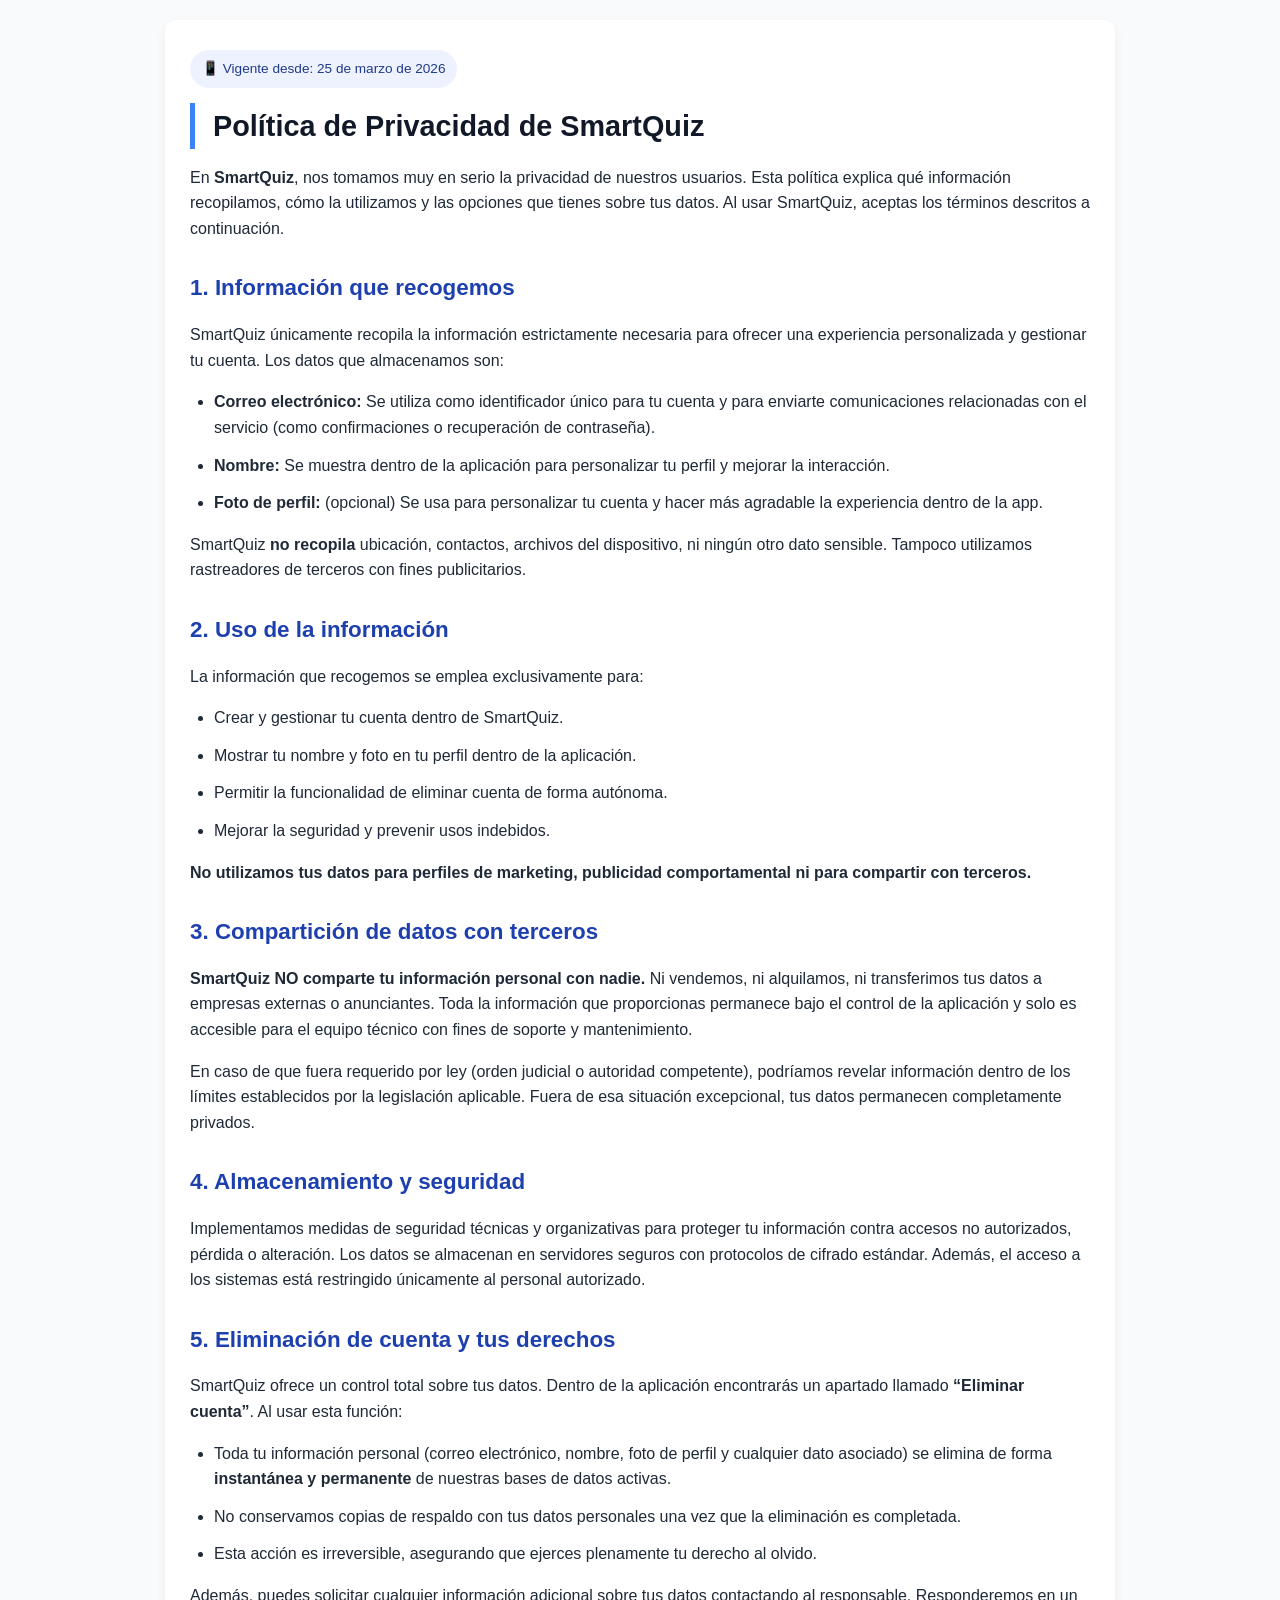
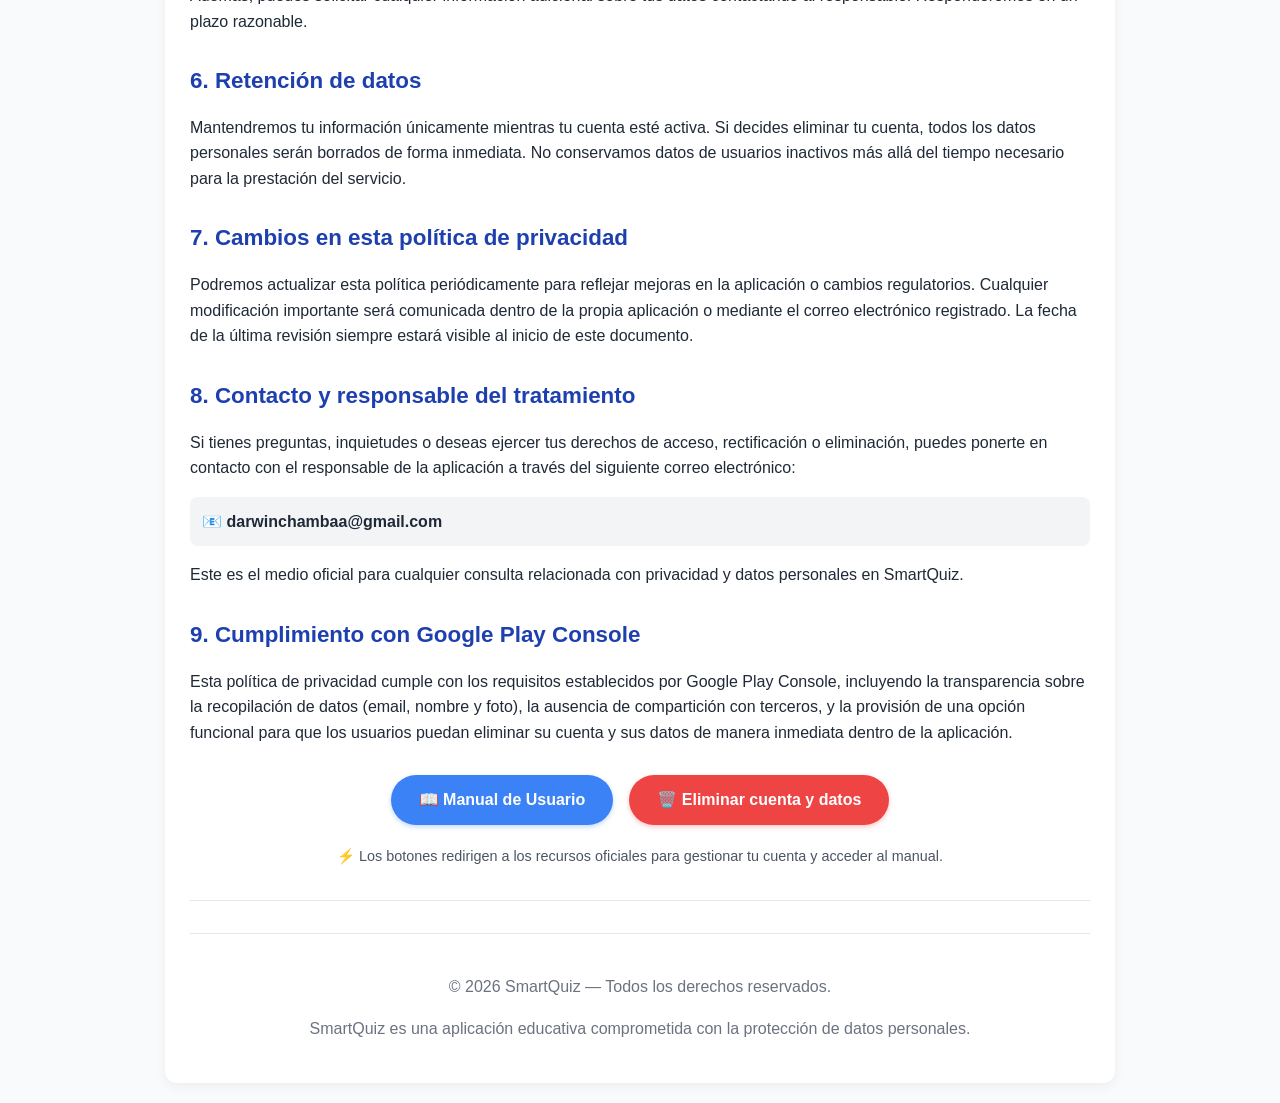
<file: index.html>
<!DOCTYPE html>
<html lang="es">
<head>
    <meta charset="UTF-8">
    <meta name="viewport" content="width=device-width, initial-scale=1.0, user-scalable=yes">
    <title>Políticas de Privacidad - SmartQuiz</title>
    <link rel="stylesheet" href="./style/style_index.css">
</head>
<body>
<div class="container">
    <div class="badge">📱 Vigente desde: 25 de marzo de 2026</div>
    <h1>Política de Privacidad de SmartQuiz</h1>
    <p>En <strong>SmartQuiz</strong>, nos tomamos muy en serio la privacidad de nuestros usuarios. Esta política explica qué información recopilamos, cómo la utilizamos y las opciones que tienes sobre tus datos. Al usar SmartQuiz, aceptas los términos descritos a continuación.</p>

    <h2>1. Información que recogemos</h2>
    <p>SmartQuiz únicamente recopila la información estrictamente necesaria para ofrecer una experiencia personalizada y gestionar tu cuenta. Los datos que almacenamos son:</p>
    <ul>
        <li><strong>Correo electrónico:</strong> Se utiliza como identificador único para tu cuenta y para enviarte comunicaciones relacionadas con el servicio (como confirmaciones o recuperación de contraseña).</li>
        <li><strong>Nombre:</strong> Se muestra dentro de la aplicación para personalizar tu perfil y mejorar la interacción.</li>
        <li><strong>Foto de perfil:</strong> (opcional) Se usa para personalizar tu cuenta y hacer más agradable la experiencia dentro de la app.</li>
    </ul>
    <p>SmartQuiz <strong>no recopila</strong> ubicación, contactos, archivos del dispositivo, ni ningún otro dato sensible. Tampoco utilizamos rastreadores de terceros con fines publicitarios.</p>

    <h2>2. Uso de la información</h2>
    <p>La información que recogemos se emplea exclusivamente para:</p>
    <ul>
        <li>Crear y gestionar tu cuenta dentro de SmartQuiz.</li>
        <li>Mostrar tu nombre y foto en tu perfil dentro de la aplicación.</li>
        <li>Permitir la funcionalidad de eliminar cuenta de forma autónoma.</li>
        <li>Mejorar la seguridad y prevenir usos indebidos.</li>
    </ul>
    <p><strong>No utilizamos tus datos para perfiles de marketing, publicidad comportamental ni para compartir con terceros.</strong></p>

    <h2>3. Compartición de datos con terceros</h2>
    <p><strong>SmartQuiz NO comparte tu información personal con nadie.</strong> Ni vendemos, ni alquilamos, ni transferimos tus datos a empresas externas o anunciantes. Toda la información que proporcionas permanece bajo el control de la aplicación y solo es accesible para el equipo técnico con fines de soporte y mantenimiento.</p>
    <p>En caso de que fuera requerido por ley (orden judicial o autoridad competente), podríamos revelar información dentro de los límites establecidos por la legislación aplicable. Fuera de esa situación excepcional, tus datos permanecen completamente privados.</p>

    <h2>4. Almacenamiento y seguridad</h2>
    <p>Implementamos medidas de seguridad técnicas y organizativas para proteger tu información contra accesos no autorizados, pérdida o alteración. Los datos se almacenan en servidores seguros con protocolos de cifrado estándar. Además, el acceso a los sistemas está restringido únicamente al personal autorizado.</p>

    <h2>5. Eliminación de cuenta y tus derechos</h2>
    <p>SmartQuiz ofrece un control total sobre tus datos. Dentro de la aplicación encontrarás un apartado llamado <strong>“Eliminar cuenta”</strong>. Al usar esta función:</p>
    <ul>
        <li>Toda tu información personal (correo electrónico, nombre, foto de perfil y cualquier dato asociado) se elimina de forma <strong>instantánea y permanente</strong> de nuestras bases de datos activas.</li>
        <li>No conservamos copias de respaldo con tus datos personales una vez que la eliminación es completada.</li>
        <li>Esta acción es irreversible, asegurando que ejerces plenamente tu derecho al olvido.</li>
    </ul>
    <p>Además, puedes solicitar cualquier información adicional sobre tus datos contactando al responsable. Responderemos en un plazo razonable.</p>

    <h2>6. Retención de datos</h2>
    <p>Mantendremos tu información únicamente mientras tu cuenta esté activa. Si decides eliminar tu cuenta, todos los datos personales serán borrados de forma inmediata. No conservamos datos de usuarios inactivos más allá del tiempo necesario para la prestación del servicio.</p>

    <h2>7. Cambios en esta política de privacidad</h2>
    <p>Podremos actualizar esta política periódicamente para reflejar mejoras en la aplicación o cambios regulatorios. Cualquier modificación importante será comunicada dentro de la propia aplicación o mediante el correo electrónico registrado. La fecha de la última revisión siempre estará visible al inicio de este documento.</p>

    <h2>8. Contacto y responsable del tratamiento</h2>
    <p>Si tienes preguntas, inquietudes o deseas ejercer tus derechos de acceso, rectificación o eliminación, puedes ponerte en contacto con el responsable de la aplicación a través del siguiente correo electrónico:</p>
    <p style="background: #f3f4f6; padding: 12px; border-radius: 8px; font-weight: 500;">
        📧 <strong>darwinchambaa@gmail.com</strong>
    </p>
    <p>Este es el medio oficial para cualquier consulta relacionada con privacidad y datos personales en SmartQuiz.</p>

    <h2>9. Cumplimiento con Google Play Console</h2>
    <p>Esta política de privacidad cumple con los requisitos establecidos por Google Play Console, incluyendo la transparencia sobre la recopilación de datos (email, nombre y foto), la ausencia de compartición con terceros, y la provisión de una opción funcional para que los usuarios puedan eliminar su cuenta y sus datos de manera inmediata dentro de la aplicación.</p>

    <!-- SECCIÓN DE BOTONES SOLICITADA POR GOOGLE PLAY CONSOLE -->
    <div class="buttons-section">
        <a href="manual.html" class="btn btn-manual" id="manualUserBtn">📖 Manual de Usuario</a>
        <a href="eliminaCuenta.html" class="btn btn-delete" id="deleteAccountBtn">🗑️ Eliminar cuenta y datos</a>
    </div>
    <div class="info-buttons">
        ⚡ Los botones redirigen a los recursos oficiales para gestionar tu cuenta y acceder al manual.
    </div>

    <hr />

    <div class="footer">
        <p>© 2026 SmartQuiz — Todos los derechos reservados.</p>
        <p>SmartQuiz es una aplicación educativa comprometida con la protección de datos personales.</p>
    </div>
</div>

</body>
</html>
</file>
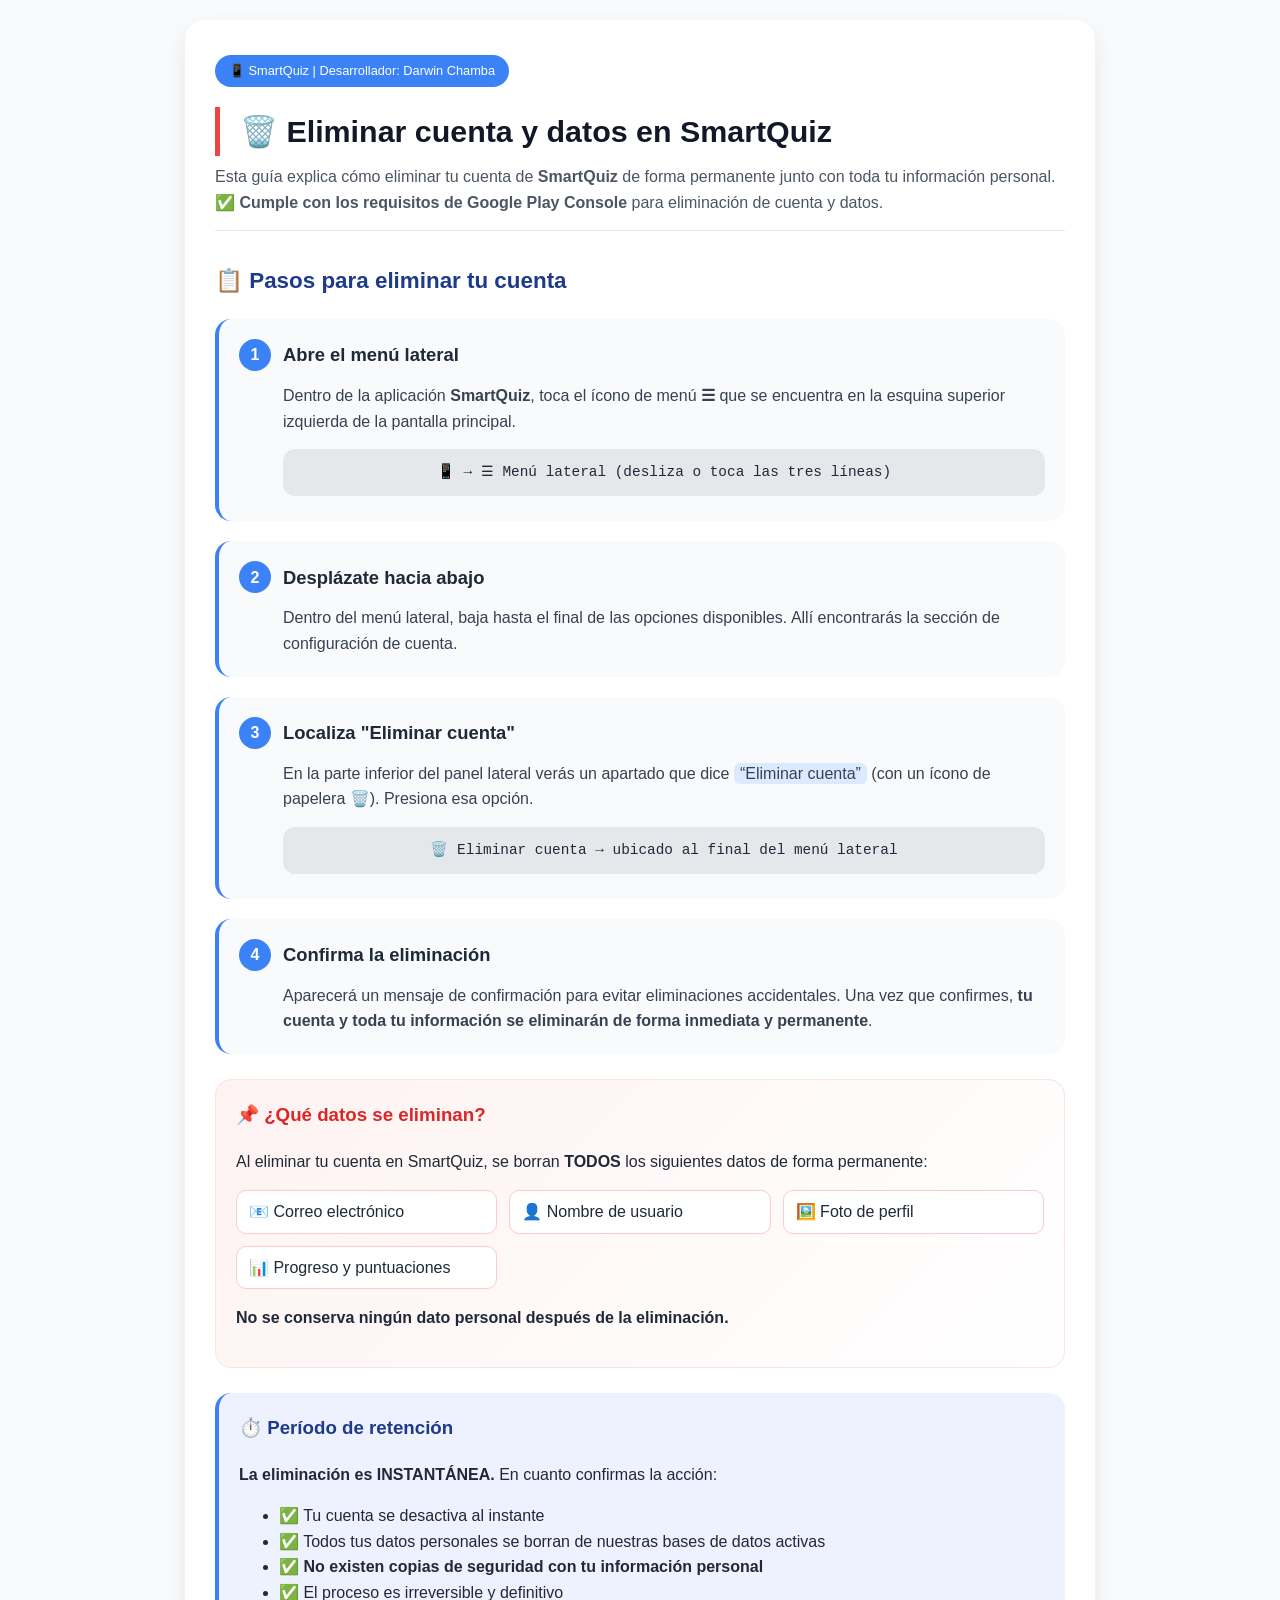
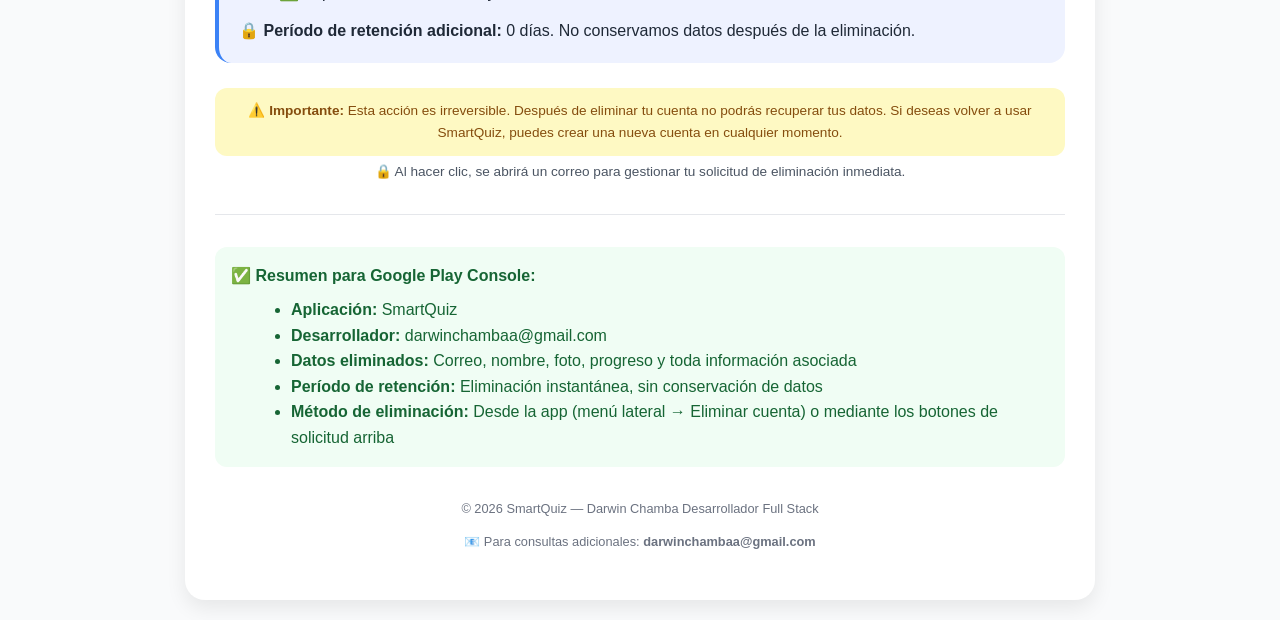
<file: eliminaCuenta.html>
<!DOCTYPE html>
<html lang="es">
<head>
    <meta charset="UTF-8">
    <meta name="viewport" content="width=device-width, initial-scale=1.0, user-scalable=yes">
    <title>Eliminar cuenta y datos - SmartQuiz</title>
    <link rel="stylesheet" href="./style/style_deleteAccount.css">
</head>
<body>
<div class="container">
    <div class="app-badge">📱 SmartQuiz | Desarrollador: Darwin Chamba</div>
    <h1>🗑️ Eliminar cuenta y datos en SmartQuiz</h1>
    <div class="subtitle">
        Esta guía explica cómo eliminar tu cuenta de <strong>SmartQuiz</strong> de forma permanente junto con toda tu información personal.
        <br>✅ <strong>Cumple con los requisitos de Google Play Console</strong> para eliminación de cuenta y datos.
    </div>

    <h2>📋 Pasos para eliminar tu cuenta</h2>
    
    <div class="step">
        <div class="step-header">
            <span class="step-number">1</span>
            <span class="step-title">Abre el menú lateral</span>
        </div>
        <div class="step-content">
            Dentro de la aplicación <strong>SmartQuiz</strong>, toca el ícono de menú <strong>☰</strong> que se encuentra en la esquina superior izquierda de la pantalla principal.
            <div class="instruction-icon">
                📱 → ☰ Menú lateral (desliza o toca las tres líneas)
            </div>
        </div>
    </div>

    <div class="step">
        <div class="step-header">
            <span class="step-number">2</span>
            <span class="step-title">Desplázate hacia abajo</span>
        </div>
        <div class="step-content">
            Dentro del menú lateral, baja hasta el final de las opciones disponibles. Allí encontrarás la sección de configuración de cuenta.
        </div>
    </div>

    <div class="step">
        <div class="step-header">
            <span class="step-number">3</span>
            <span class="step-title">Localiza "Eliminar cuenta"</span>
        </div>
        <div class="step-content">
            En la parte inferior del panel lateral verás un apartado que dice <strong class="highlight">“Eliminar cuenta”</strong> (con un ícono de papelera 🗑️). Presiona esa opción.
            <div class="instruction-icon">
                🗑️ Eliminar cuenta → ubicado al final del menú lateral
            </div>
        </div>
    </div>

    <div class="step">
        <div class="step-header">
            <span class="step-number">4</span>
            <span class="step-title">Confirma la eliminación</span>
        </div>
        <div class="step-content">
            Aparecerá un mensaje de confirmación para evitar eliminaciones accidentales. Una vez que confirmes, <strong>tu cuenta y toda tu información se eliminarán de forma inmediata y permanente</strong>.
        </div>
    </div>

    <!-- SECCIÓN DE DATOS ELIMINADOS Y RETENCIÓN -->
    <div class="data-box">
        <h3>📌 ¿Qué datos se eliminan?</h3>
        <p>Al eliminar tu cuenta en SmartQuiz, se borran <strong>TODOS</strong> los siguientes datos de forma permanente:</p>
        <div class="data-list">
            <div class="data-item">📧 Correo electrónico</div>
            <div class="data-item">👤 Nombre de usuario</div>
            <div class="data-item">🖼️ Foto de perfil</div>
            <div class="data-item">📊 Progreso y puntuaciones</div>
        
        </div>
        <p><strong>No se conserva ningún dato personal después de la eliminación.</strong></p>
    </div>

    <div class="retention-box">
        <h3 style="margin-top: 0; color: #1e3a8a;">⏱️ Período de retención</h3>
        <p><strong>La eliminación es INSTANTÁNEA.</strong> En cuanto confirmas la acción:</p>
        <ul style="margin-bottom: 0;">
            <li>✅ Tu cuenta se desactiva al instante</li>
            <li>✅ Todos tus datos personales se borran de nuestras bases de datos activas</li>
            <li>✅ <strong>No existen copias de seguridad con tu información personal</strong></li>
            <li>✅ El proceso es irreversible y definitivo</li>
        </ul>
        <p style="margin-top: 12px; margin-bottom: 0;">🔒 <strong>Período de retención adicional:</strong> 0 días. No conservamos datos después de la eliminación.</p>
    </div>

    <div class="info-note">
        ⚠️ <strong>Importante:</strong> Esta acción es irreversible. Después de eliminar tu cuenta no podrás recuperar tus datos. Si deseas volver a usar SmartQuiz, puedes crear una nueva cuenta en cualquier momento.
    </div>

    
    <div style="text-align: center; font-size: 0.85rem; color: #4b5563; margin-top: 5px;">
        🔒 Al hacer clic, se abrirá un correo para gestionar tu solicitud de eliminación inmediata.
    </div>

    <!-- RESUMEN FINAL PARA GOOGLE PLAY -->
    <hr />
    <div style="background-color: #f0fdf4; border-radius: 12px; padding: 16px; margin: 20px 0;">
        <p style="margin: 0; font-weight: 500; color: #166534;">✅ <strong>Resumen para Google Play Console:</strong></p>
        <ul style="margin: 8px 0 0 20px; color: #166534;">
            <li><strong>Aplicación:</strong> SmartQuiz</li>
            <li><strong>Desarrollador:</strong> darwinchambaa@gmail.com</li>
            <li><strong>Datos eliminados:</strong> Correo, nombre, foto, progreso y toda información asociada</li>
            <li><strong>Período de retención:</strong> Eliminación instantánea, sin conservación de datos</li>
            <li><strong>Método de eliminación:</strong> Desde la app (menú lateral → Eliminar cuenta) o mediante los botones de solicitud arriba</li>
        </ul>
    </div>

    <div class="footer">
        <p>© 2026 SmartQuiz — Darwin Chamba Desarrollador Full Stack</p>
        <p>📧 Para consultas adicionales: <strong>darwinchambaa@gmail.com</strong></p>
        
    </div>
</div>


</body>
</html>
</file>
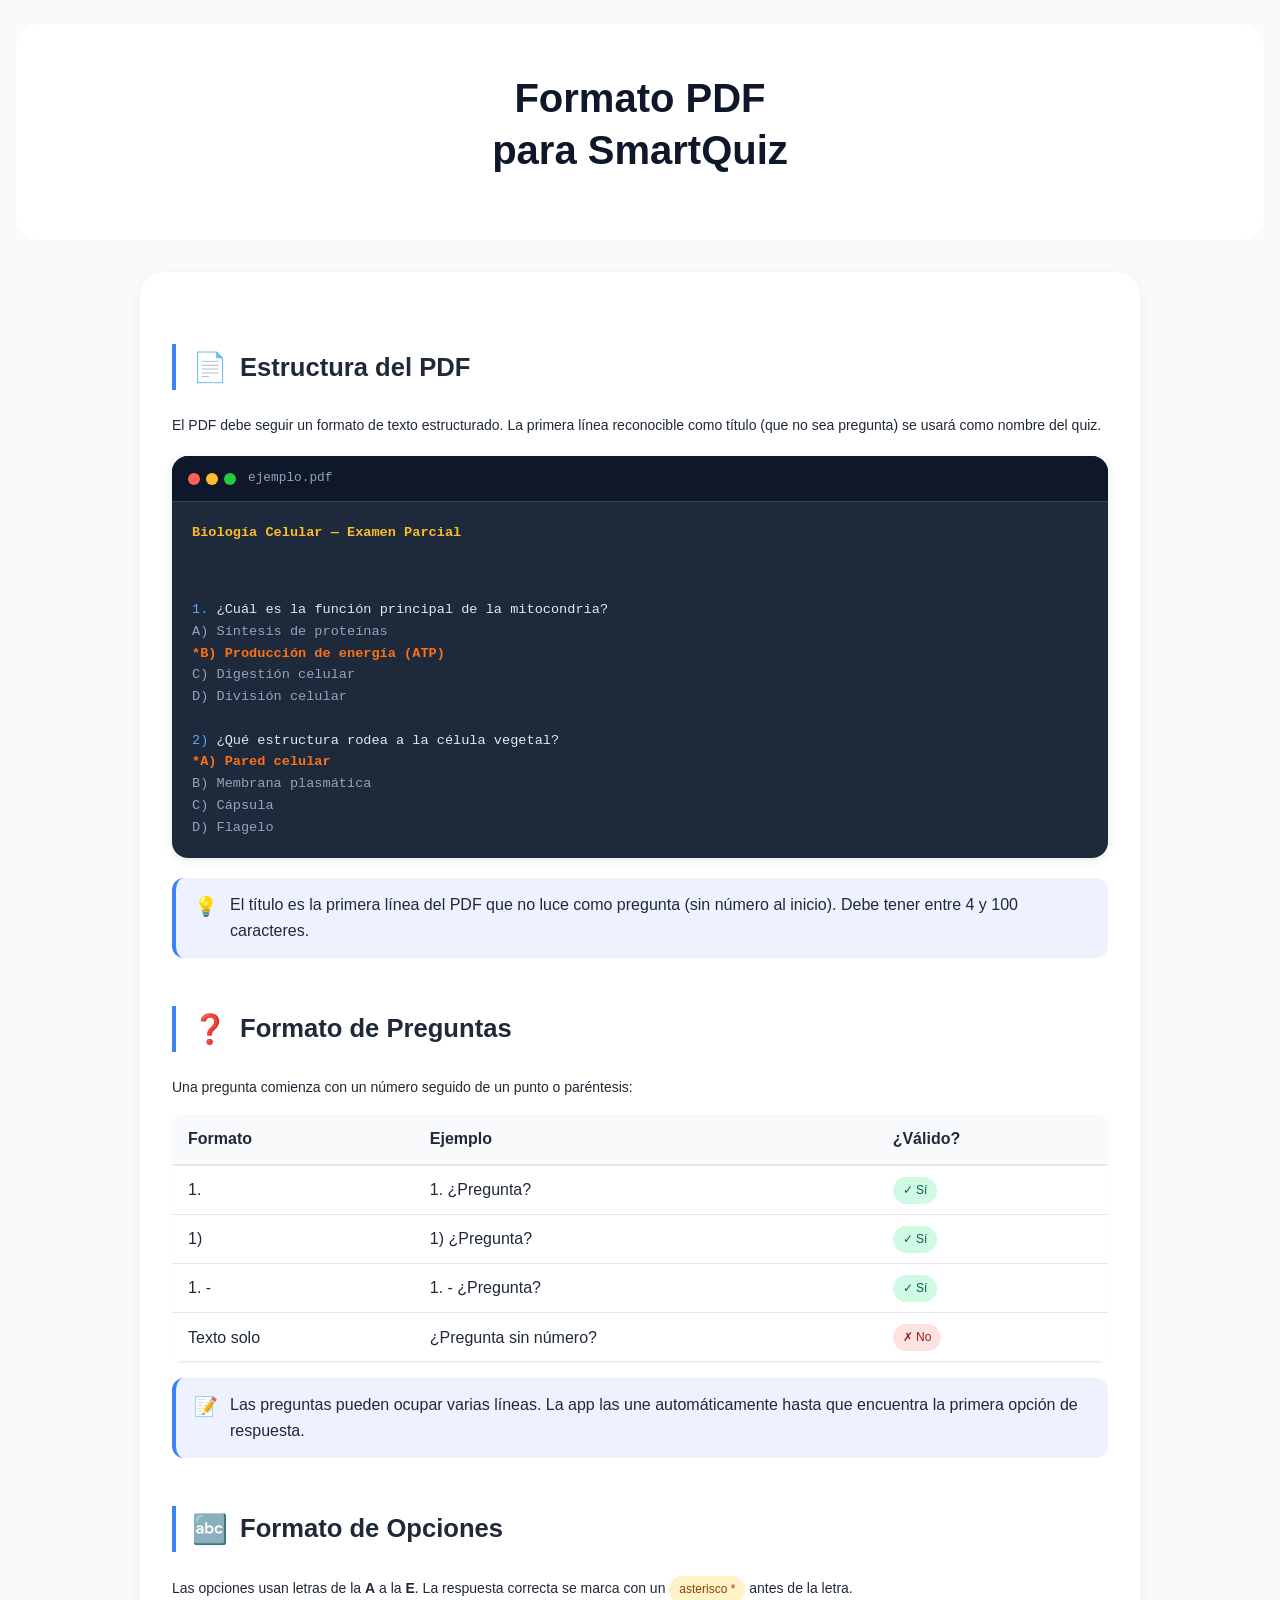
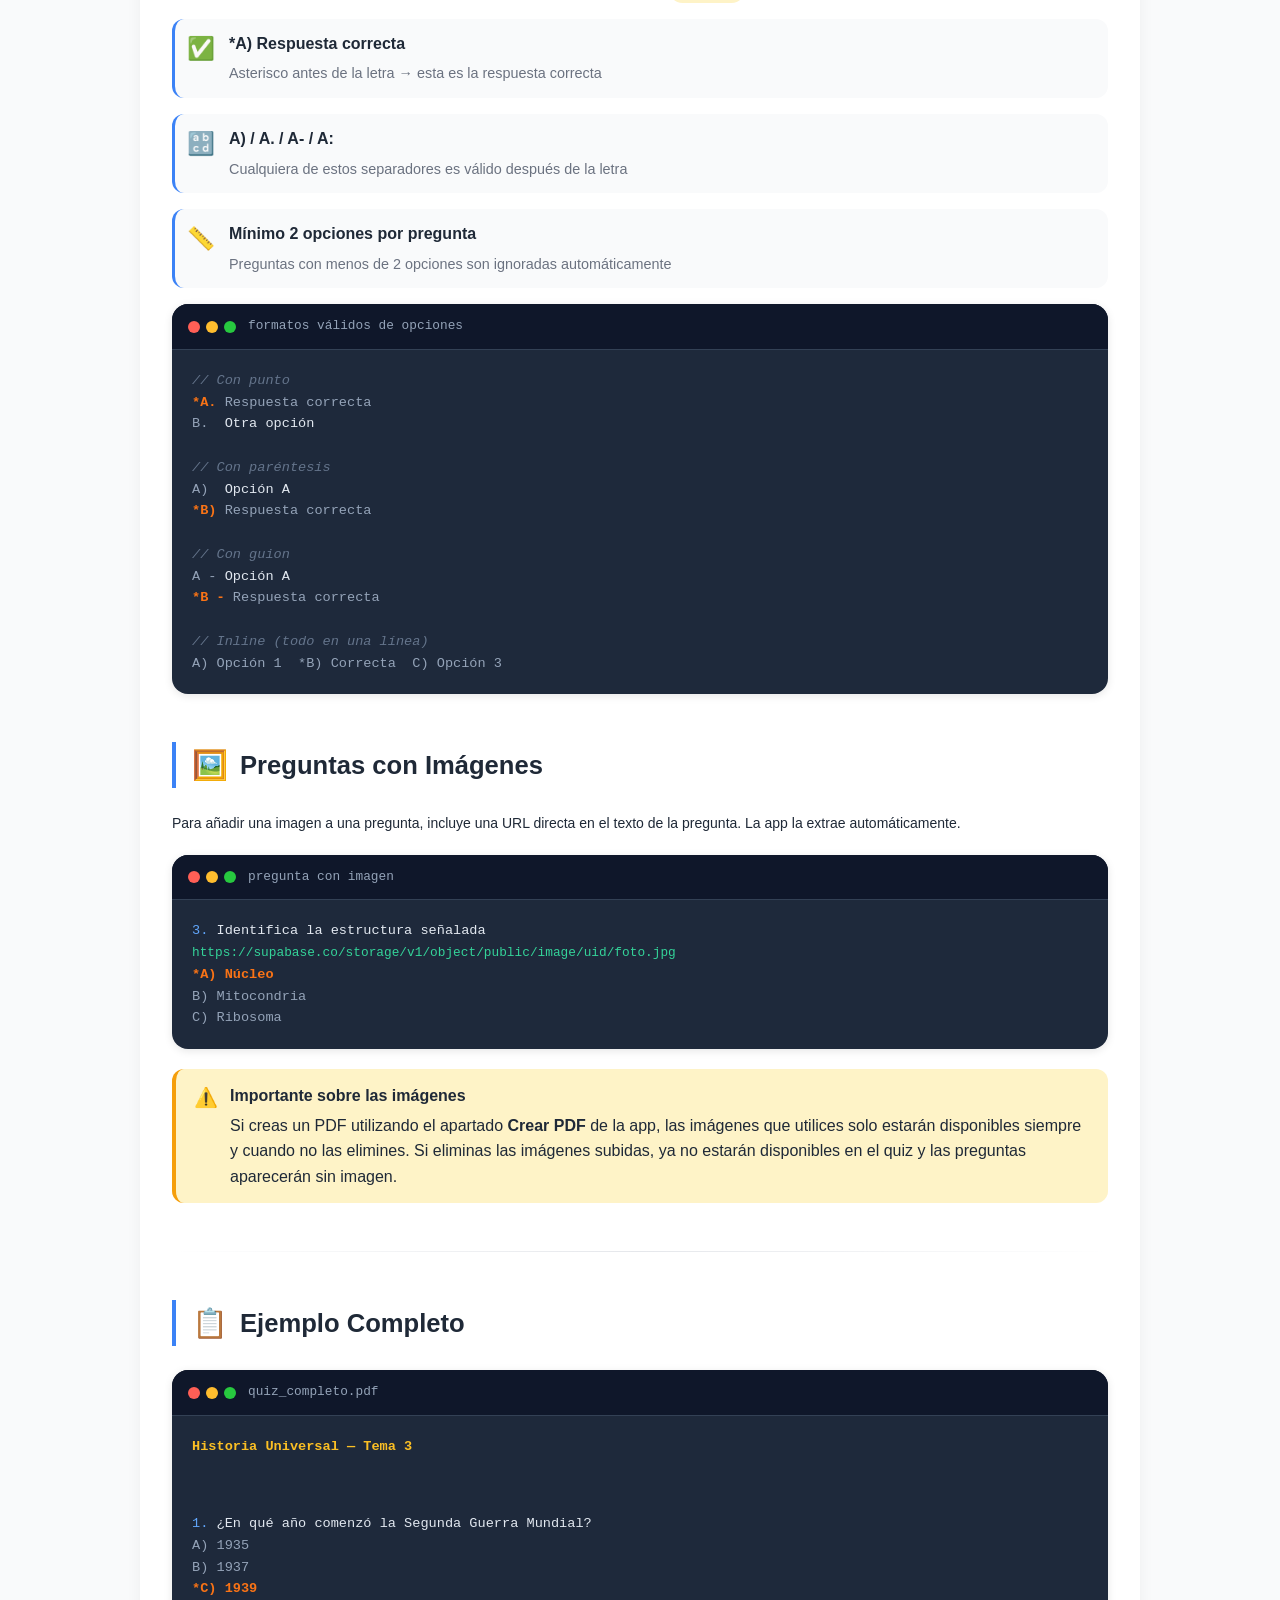
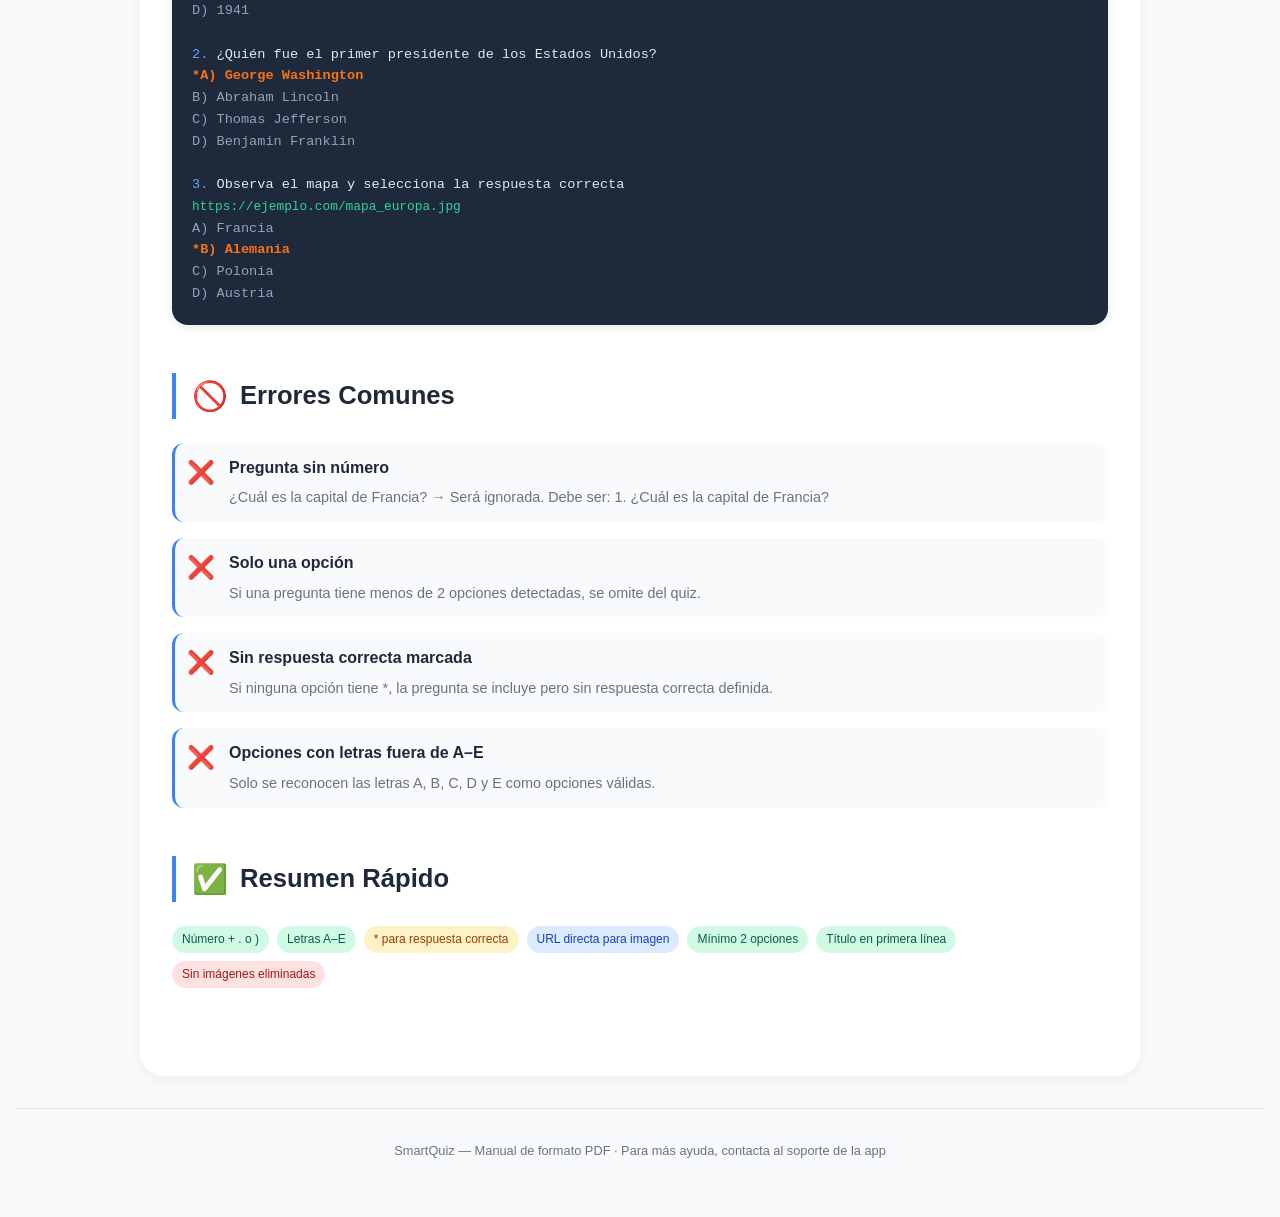
<file: manual.html>
<!DOCTYPE html>
<html lang="es">
<head>
<meta charset="UTF-8">
<meta name="viewport" content="width=device-width, initial-scale=1.0">
<title>Manual de Usuario — SmartQuiz PDF</title>
<link href="https://fonts.googleapis.com/css2?family=Syne:wght@400;600;700;800&family=DM+Mono:wght@300;400;500&family=DM+Sans:wght@300;400;500&display=swap" rel="stylesheet">
<link rel="stylesheet" href="./style/style_manual_usuario.css">
</head>
<body>

<!-- HERO -->
<div class="hero">

  <h1>Formato PDF<br>para SmartQuiz</h1>

</div>

<div class="container">

  <!-- SECCIÓN 1: ESTRUCTURA BÁSICA -->
  <div class="section">
    <h2 class="section-title"><span class="icon">📄</span> Estructura del PDF</h2>

    <p style="color:var(--muted); margin-bottom:16px; font-size:14px;">
      El PDF debe seguir un formato de texto estructurado. La primera línea reconocible como título (que no sea pregunta) se usará como nombre del quiz.
    </p>

    <div class="code-block">
      <div class="code-header">
        <div class="code-dots">
          <div class="dot dot-r"></div>
          <div class="dot dot-y"></div>
          <div class="dot dot-g"></div>
        </div>
        <span class="code-label">ejemplo.pdf</span>
      </div>
      <div class="code-body">
<pre><span class="hl-title">Biología Celular — Examen Parcial</span>

<span class="hl-num">1.</span> ¿Cuál es la función principal de la mitocondria?
<span class="hl-opt">A) Síntesis de proteínas</span>
<span class="hl-star">*B) Producción de energía (ATP)</span>
<span class="hl-opt">C) Digestión celular</span>
<span class="hl-opt">D) División celular</span>

<span class="hl-num">2)</span> ¿Qué estructura rodea a la célula vegetal?
<span class="hl-star">*A) Pared celular</span>
<span class="hl-opt">B) Membrana plasmática</span>
<span class="hl-opt">C) Cápsula</span>
<span class="hl-opt">D) Flagelo</span></pre>
      </div>
    </div>

    <div class="info">
      <span>💡</span>
      <span>El título es la primera línea del PDF que no luce como pregunta (sin número al inicio). Debe tener entre 4 y 100 caracteres.</span>
    </div>
  </div>

  <!-- SECCIÓN 2: PREGUNTAS -->
  <div class="section">
    <h2 class="section-title"><span class="icon">❓</span> Formato de Preguntas</h2>

    <p style="color:var(--muted); margin-bottom:12px; font-size:14px;">Una pregunta comienza con un número seguido de un punto o paréntesis:</p>

    <table class="fmt-table">
      <tr><th>Formato</th><th>Ejemplo</th><th>¿Válido?</th></tr>
      <tr><td>1.</td><td>1. ¿Pregunta?</td><td><span class="badge badge-green">✓ Sí</span></td></tr>
      <tr><td>1)</td><td>1) ¿Pregunta?</td><td><span class="badge badge-green">✓ Sí</span></td></tr>
      <tr><td>1. -</td><td>1. - ¿Pregunta?</td><td><span class="badge badge-green">✓ Sí</span></td></tr>
      <tr><td>Texto solo</td><td>¿Pregunta sin número?</td><td><span class="badge badge-red">✗ No</span></td></tr>
    </table>

    <div class="info" style="margin-top:16px;">
      <span>📝</span>
      <span>Las preguntas pueden ocupar varias líneas. La app las une automáticamente hasta que encuentra la primera opción de respuesta.</span>
    </div>
  </div>

  <!-- SECCIÓN 3: OPCIONES -->
  <div class="section">
    <h2 class="section-title"><span class="icon">🔤</span> Formato de Opciones</h2>

    <p style="color:var(--muted); margin-bottom:12px; font-size:14px;">
      Las opciones usan letras de la <strong style="color:var(--text)">A</strong> a la <strong style="color:var(--text)">E</strong>. La respuesta correcta se marca con un <span class="badge badge-yellow">asterisco *</span> antes de la letra.
    </p>

    <div class="rule-list">
      <div class="rule-item">
        <span class="rule-icon">✅</span>
        <div class="rule-text">
          <strong>*A) Respuesta correcta</strong>
          <span>Asterisco antes de la letra → esta es la respuesta correcta</span>
        </div>
      </div>
      <div class="rule-item">
        <span class="rule-icon">🔡</span>
        <div class="rule-text">
          <strong>A) / A. / A- / A:</strong>
          <span>Cualquiera de estos separadores es válido después de la letra</span>
        </div>
      </div>
      <div class="rule-item">
        <span class="rule-icon">📏</span>
        <div class="rule-text">
          <strong>Mínimo 2 opciones por pregunta</strong>
          <span>Preguntas con menos de 2 opciones son ignoradas automáticamente</span>
        </div>
      </div>
    </div>

    <div class="code-block" style="margin-top:16px;">
      <div class="code-header">
        <div class="code-dots">
          <div class="dot dot-r"></div><div class="dot dot-y"></div><div class="dot dot-g"></div>
        </div>
        <span class="code-label">formatos válidos de opciones</span>
      </div>
      <div class="code-body">
<pre><span class="hl-muted">// Con punto</span>
<span class="hl-star">*A.</span> <span class="hl-opt">Respuesta correcta</span>
<span class="hl-opt">B.</span>  Otra opción

<span class="hl-muted">// Con paréntesis</span>
<span class="hl-opt">A)</span>  Opción A
<span class="hl-star">*B)</span> <span class="hl-opt">Respuesta correcta</span>

<span class="hl-muted">// Con guion</span>
<span class="hl-opt">A -</span> Opción A
<span class="hl-star">*B -</span> <span class="hl-opt">Respuesta correcta</span>

<span class="hl-muted">// Inline (todo en una línea)</span>
<span class="hl-opt">A) Opción 1  *B) Correcta  C) Opción 3</span></pre>
      </div>
    </div>
  </div>

  <!-- SECCIÓN 4: IMÁGENES -->
  <div class="section">
    <h2 class="section-title"><span class="icon">🖼️</span> Preguntas con Imágenes</h2>

    <p style="color:var(--muted); margin-bottom:12px; font-size:14px;">
      Para añadir una imagen a una pregunta, incluye una URL directa en el texto de la pregunta. La app la extrae automáticamente.
    </p>

    <div class="code-block">
      <div class="code-header">
        <div class="code-dots">
          <div class="dot dot-r"></div><div class="dot dot-y"></div><div class="dot dot-g"></div>
        </div>
        <span class="code-label">pregunta con imagen</span>
      </div>
      <div class="code-body">
<pre><span class="hl-num">3.</span> Identifica la estructura señalada
<span class="hl-url">https://supabase.co/storage/v1/object/public/image/uid/foto.jpg</span>
<span class="hl-star">*A) Núcleo</span>
<span class="hl-opt">B) Mitocondria</span>
<span class="hl-opt">C) Ribosoma</span></pre>
      </div>
    </div>

    <div class="warning">
      <span>⚠️</span>
      <div>
        <strong style="display:block; margin-bottom:4px;">Importante sobre las imágenes</strong>
        Si creas un PDF utilizando el apartado <strong>Crear PDF</strong> de la app, las imágenes que utilices solo estarán disponibles siempre y cuando no las elimines. Si eliminas las imágenes subidas, ya no estarán disponibles en el quiz y las preguntas aparecerán sin imagen.
      </div>
    </div>
  </div>

  <hr class="divider">

  <!-- SECCIÓN 5: EJEMPLO COMPLETO -->
  <div class="section">
    <h2 class="section-title"><span class="icon">📋</span> Ejemplo Completo</h2>

    <div class="code-block">
      <div class="code-header">
        <div class="code-dots">
          <div class="dot dot-r"></div><div class="dot dot-y"></div><div class="dot dot-g"></div>
        </div>
        <span class="code-label">quiz_completo.pdf</span>
      </div>
      <div class="code-body">
<pre><span class="hl-title">Historia Universal — Tema 3</span>

<span class="hl-num">1.</span> ¿En qué año comenzó la Segunda Guerra Mundial?
<span class="hl-opt">A) 1935</span>
<span class="hl-opt">B) 1937</span>
<span class="hl-star">*C) 1939</span>
<span class="hl-opt">D) 1941</span>

<span class="hl-num">2.</span> ¿Quién fue el primer presidente de los Estados Unidos?
<span class="hl-star">*A) George Washington</span>
<span class="hl-opt">B) Abraham Lincoln</span>
<span class="hl-opt">C) Thomas Jefferson</span>
<span class="hl-opt">D) Benjamin Franklin</span>

<span class="hl-num">3.</span> Observa el mapa y selecciona la respuesta correcta
<span class="hl-url">https://ejemplo.com/mapa_europa.jpg</span>
<span class="hl-opt">A) Francia</span>
<span class="hl-star">*B) Alemania</span>
<span class="hl-opt">C) Polonia</span>
<span class="hl-opt">D) Austria</span></pre>
      </div>
    </div>
  </div>

  <!-- SECCIÓN 6: ERRORES COMUNES -->
  <div class="section">
    <h2 class="section-title"><span class="icon">🚫</span> Errores Comunes</h2>

    <div class="rule-list">
      <div class="rule-item">
        <span class="rule-icon">❌</span>
        <div class="rule-text">
          <strong>Pregunta sin número</strong>
          <span>¿Cuál es la capital de Francia? → Será ignorada. Debe ser: 1. ¿Cuál es la capital de Francia?</span>
        </div>
      </div>
      <div class="rule-item">
        <span class="rule-icon">❌</span>
        <div class="rule-text">
          <strong>Solo una opción</strong>
          <span>Si una pregunta tiene menos de 2 opciones detectadas, se omite del quiz.</span>
        </div>
      </div>
      <div class="rule-item">
        <span class="rule-icon">❌</span>
        <div class="rule-text">
          <strong>Sin respuesta correcta marcada</strong>
          <span>Si ninguna opción tiene *, la pregunta se incluye pero sin respuesta correcta definida.</span>
        </div>
      </div>
      <div class="rule-item">
        <span class="rule-icon">❌</span>
        <div class="rule-text">
          <strong>Opciones con letras fuera de A–E</strong>
          <span>Solo se reconocen las letras A, B, C, D y E como opciones válidas.</span>
        </div>
      </div>
    </div>
  </div>

  <!-- SECCIÓN 7: RESUMEN -->
  <div class="section">
    <h2 class="section-title"><span class="icon">✅</span> Resumen Rápido</h2>

    <div style="display:flex; flex-wrap:wrap; gap:8px; margin-top:4px;">
      <span class="badge badge-green">Número + . o )</span>
      <span class="badge badge-green">Letras A–E</span>
      <span class="badge badge-yellow">* para respuesta correcta</span>
      <span class="badge badge-blue">URL directa para imagen</span>
      <span class="badge badge-green">Mínimo 2 opciones</span>
      <span class="badge badge-green">Título en primera línea</span>
      <span class="badge badge-red">Sin imágenes eliminadas</span>
    </div>
  </div>

</div>

<footer>
  SmartQuiz — Manual de formato PDF · Para más ayuda, contacta al soporte de la app
</footer>

</body>
</html>
</file>
<file: style/style_index.css>
/* Estilos mínimos, solo para legibilidad y cumplimiento de accesibilidad */
        body {
            font-family: -apple-system, BlinkMacSystemFont, "Segoe UI", Roboto, Helvetica, Arial, sans-serif;
            line-height: 1.6;
            margin: 0;
            padding: 20px;
            background-color: #f9fafb;
            color: #1f2937;
        }
        .container {
            max-width: 900px;
            margin: 0 auto;
            background: white;
            padding: 30px 25px;
            border-radius: 12px;
            box-shadow: 0 4px 12px rgba(0,0,0,0.05);
        }
        h1 {
            font-size: 1.8rem;
            border-left: 5px solid #3b82f6;
            padding-left: 18px;
            margin-top: 0;
            margin-bottom: 0.5rem;
            color: #111827;
        }
        h2 {
            font-size: 1.4rem;
            margin-top: 1.8rem;
            margin-bottom: 0.75rem;
            color: #1e40af;
        }
        h3 {
            font-size: 1.2rem;
            margin-top: 1.2rem;
            margin-bottom: 0.5rem;
            color: #2563eb;
        }
        p, li {
            margin-bottom: 0.75rem;
            font-size: 1rem;
        }
        ul {
            padding-left: 1.5rem;
        }
        hr {
            margin: 2rem 0;
            border: 0;
            height: 1px;
            background: #e5e7eb;
        }
        .footer {
            margin-top: 2rem;
            font-size: 0.85rem;
            text-align: center;
            color: #6b7280;
            border-top: 1px solid #e5e7eb;
            padding-top: 1.5rem;
        }
        .badge {
            background-color: #eef2ff;
            padding: 8px 12px;
            border-radius: 20px;
            font-size: 0.85rem;
            display: inline-block;
            margin-bottom: 15px;
            color: #1e3a8a;
        }
        a {
            color: #2563eb;
            text-decoration: none;
        }
        a:hover {
            text-decoration: underline;
        }
        /* Estilos para los botones */
        .buttons-section {
            display: flex;
            flex-wrap: wrap;
            gap: 16px;
            justify-content: center;
            margin: 30px 0 20px;
        }
        .btn {
            display: inline-block;
            padding: 12px 28px;
            font-size: 1rem;
            font-weight: 600;
            text-align: center;
            border-radius: 40px;
            text-decoration: none;
            transition: all 0.2s ease;
            cursor: pointer;
            border: none;
        }
        .btn-manual {
            background-color: #3b82f6;
            color: white;
            box-shadow: 0 2px 5px rgba(59,130,246,0.3);
        }
        .btn-manual:hover {
            background-color: #2563eb;
            text-decoration: none;
            transform: translateY(-1px);
        }
        .btn-delete {
            background-color: #ef4444;
            color: white;
            box-shadow: 0 2px 5px rgba(239,68,68,0.3);
        }
        .btn-delete:hover {
            background-color: #dc2626;
            text-decoration: none;
            transform: translateY(-1px);
        }
        .info-buttons {
            text-align: center;
            margin-top: 10px;
            font-size: 0.9rem;
            color: #4b5563;
        }
        @media (max-width: 600px) {
            body {
                padding: 12px;
            }
            .container {
                padding: 20px 16px;
            }
            h1 {
                font-size: 1.5rem;
            }
            .btn {
                padding: 10px 20px;
                font-size: 0.9rem;
            }
        }
</file>
<file: style/style_deleteAccount.css>
body {
            font-family: -apple-system, BlinkMacSystemFont, "Segoe UI", Roboto, Helvetica, Arial, sans-serif;
            line-height: 1.6;
            margin: 0;
            padding: 20px;
            background-color: #f9fafb;
            color: #1f2937;
        }
        .container {
            max-width: 850px;
            margin: 0 auto;
            background: white;
            padding: 35px 30px;
            border-radius: 20px;
            box-shadow: 0 8px 20px rgba(0,0,0,0.08);
        }
        h1 {
            font-size: 1.9rem;
            border-left: 5px solid #ef4444;
            padding-left: 20px;
            margin-top: 0;
            margin-bottom: 0.5rem;
            color: #111827;
        }
        .app-badge {
            display: inline-block;
            background-color: #3b82f6;
            color: white;
            padding: 6px 14px;
            border-radius: 30px;
            font-size: 0.8rem;
            font-weight: 500;
            margin-bottom: 20px;
        }
        .subtitle {
            color: #4b5563;
            margin-bottom: 2rem;
            font-size: 1rem;
            border-bottom: 1px solid #e5e7eb;
            padding-bottom: 15px;
        }
        h2 {
            font-size: 1.4rem;
            margin-top: 2rem;
            margin-bottom: 1rem;
            color: #1e3a8a;
        }
        .step {
            background-color: #f9fafb;
            border-radius: 16px;
            padding: 20px;
            margin: 20px 0;
            border-left: 4px solid #3b82f6;
            transition: all 0.2s;
        }
        .step-header {
            display: flex;
            align-items: center;
            gap: 12px;
            margin-bottom: 12px;
        }
        .step-number {
            background-color: #3b82f6;
            color: white;
            width: 32px;
            height: 32px;
            border-radius: 50%;
            display: inline-flex;
            align-items: center;
            justify-content: center;
            font-weight: bold;
            font-size: 1rem;
        }
        .step-title {
            font-weight: 700;
            font-size: 1.15rem;
            color: #1f2937;
        }
        .step-content {
            margin-left: 44px;
            color: #374151;
        }
        .instruction-icon {
            background-color: #e5e7eb;
            border-radius: 12px;
            padding: 12px 16px;
            margin: 15px 0 5px;
            font-family: monospace;
            font-size: 0.9rem;
            text-align: center;
            color: #1f2937;
        }
        .data-box {
            background: linear-gradient(135deg, #fef2f2 0%, #fff 100%);
            border-radius: 16px;
            padding: 20px;
            margin: 25px 0;
            border: 1px solid #fee2e2;
        }
        .data-box h3 {
            margin-top: 0;
            color: #dc2626;
            display: flex;
            align-items: center;
            gap: 8px;
        }
        .data-list {
            display: grid;
            grid-template-columns: repeat(auto-fit, minmax(200px, 1fr));
            gap: 12px;
            margin: 15px 0;
        }
        .data-item {
            background: white;
            padding: 8px 12px;
            border-radius: 10px;
            border: 1px solid #fecaca;
            display: flex;
            align-items: center;
            gap: 8px;
        }
        .retention-box {
            background-color: #eef2ff;
            border-radius: 16px;
            padding: 20px;
            margin: 25px 0;
            border-left: 4px solid #3b82f6;
        }
        .btn-section {
            margin: 35px 0 20px;
            text-align: center;
        }
        .btn {
            display: inline-block;
            padding: 14px 32px;
            font-size: 1rem;
            font-weight: 600;
            text-align: center;
            border-radius: 50px;
            text-decoration: none;
            transition: all 0.2s ease;
            margin: 8px;
            border: none;
            cursor: pointer;
        }
        .btn-primary {
            background-color: #ef4444;
            color: white;
            box-shadow: 0 2px 8px rgba(239,68,68,0.3);
        }
        .btn-primary:hover {
            background-color: #dc2626;
            transform: translateY(-2px);
            text-decoration: none;
        }
        .btn-secondary {
            background-color: #f97316;
            color: white;
            box-shadow: 0 2px 8px rgba(249,115,22,0.3);
        }
        .btn-secondary:hover {
            background-color: #ea580c;
            transform: translateY(-2px);
            text-decoration: none;
        }
        .info-note {
            background-color: #fef9c3;
            border-radius: 12px;
            padding: 12px 16px;
            font-size: 0.85rem;
            text-align: center;
            color: #854d0e;
            margin-top: 15px;
        }
        hr {
            margin: 2rem 0;
            border: 0;
            height: 1px;
            background: #e5e7eb;
        }
        .footer {
            margin-top: 2rem;
            font-size: 0.8rem;
            text-align: center;
            color: #6b7280;
        }
        .highlight {
            background-color: #dbeafe;
            padding: 2px 6px;
            border-radius: 6px;
            font-weight: 500;
        }
        @media (max-width: 600px) {
            body {
                padding: 12px;
            }
            .container {
                padding: 20px 18px;
            }
            h1 {
                font-size: 1.5rem;
            }
            .step-content {
                margin-left: 0;
            }
            .btn {
                padding: 12px 24px;
                font-size: 0.9rem;
                display: block;
                margin: 10px auto;
            }
        }
</file>
<file: style/style_manual_usuario.css>
/* ============================================
   SmartQuiz - Manual de Usuario
   Estilos sencillos para Google Play Console
   ============================================ */

:root {
  --primary: #3b82f6;
  --primary-dark: #2563eb;
  --success: #10b981;
  --warning: #f59e0b;
  --danger: #ef4444;
  --text-dark: #1f2937;
  --text-muted: #6b7280;
  --bg-light: #f9fafb;
  --bg-white: #ffffff;
  --border: #e5e7eb;
  --code-bg: #1e293b;
  --code-text: #e2e8f0;
  --hero-bg: #3b82f6;
}

* {
  margin: 0;
  padding: 0;
  box-sizing: border-box;
}

body {
  font-family: -apple-system, BlinkMacSystemFont, "Segoe UI", Roboto, "Helvetica Neue", Arial, sans-serif;
  background: var(--bg-light);
  color: var(--text-dark);
  line-height: 1.6;
  padding: 24px 16px;
}

/* Contenedor principal */
.container {
  max-width: 1000px;
  margin: 0 auto;
  background: var(--bg-white);
  border-radius: 24px;
  padding: 40px 32px;
  box-shadow: 0 4px 16px rgba(0, 0, 0, 0.05);
}

/* ===== TIPOGRAFÍA ===== */
h1 {
  font-size: 2.2rem;
  font-weight: 700;
  margin-bottom: 12px;
  color: #0f172a;
  line-height: 1.3;
}

h2 {
  font-size: 1.5rem;
  font-weight: 600;
  margin: 32px 0 16px 0;
  color: var(--text-dark);
  border-left: 4px solid var(--primary);
  padding-left: 16px;
}

h3 {
  font-size: 1.2rem;
  font-weight: 600;
  margin: 20px 0 12px 0;
  color: var(--text-dark);
}

p {
  margin-bottom: 16px;
  color: var(--text-muted);
  font-size: 1rem;
}

/* ===== HERO ===== */
.hero {
  text-align: center;
  padding: 48px 24px;
  background-color: white;
  border-radius: 24px;
  margin-bottom: 32px;
  
}

.hero-tag {
  display: inline-block;
  background: rgba(255, 255, 255, 0.2);
  padding: 6px 14px;
  border-radius: 40px;
  font-size: 0.8rem;
  font-weight: 500;
  margin-bottom: 20px;
}

.hero h1 {

  margin-bottom: 16px;
  font-size: 2.5rem;
}

.hero p {
  color: rgba(255, 255, 255, 0.9);
  max-width: 600px;
  margin: 0 auto;
  font-size: 1.1rem;
}

/* ===== SECCIONES ===== */
.section {
  margin-bottom: 48px;
}

.section-title {
  display: flex;
  align-items: center;
  gap: 12px;
  font-size: 1.6rem;
  margin-bottom: 24px;
}

.section-title .icon {
  font-size: 1.8rem;
}

/* ===== BLOQUES DE CÓDIGO ===== */
.code-block {
  background: var(--code-bg);
  border-radius: 16px;
  overflow: hidden;
  margin: 20px 0;
  box-shadow: 0 2px 8px rgba(0, 0, 0, 0.1);
}

.code-header {
  background: #0f172a;
  padding: 12px 16px;
  display: flex;
  align-items: center;
  gap: 12px;
  border-bottom: 1px solid #334155;
}

.code-dots {
  display: flex;
  gap: 6px;
}

.dot {
  width: 12px;
  height: 12px;
  border-radius: 50%;
}

.dot-r { background: #ff5f56; }
.dot-y { background: #ffbd2e; }
.dot-g { background: #27c93f; }

.code-label {
  color: #94a3b8;
  font-size: 0.8rem;
  font-family: monospace;
}

.code-body {
  padding: 20px;
  overflow-x: auto;
}

.code-body pre {
  margin: 0;
  font-family: 'SF Mono', 'Monaco', 'Courier New', monospace;
  font-size: 0.85rem;
  line-height: 1.6;
  color: var(--code-text);
}

/* Sintaxis highlighting */
.hl-title { color: #fbbf24; font-weight: bold; display: block; margin-bottom: 12px; }
.hl-num { color: #60a5fa; }
.hl-star { color: #f97316; font-weight: bold; }
.hl-opt { color: #94a3b8; }
.hl-url { color: #34d399; font-size: 0.8rem; }
.hl-muted { color: #64748b; font-style: italic; }

/* ===== TABLAS ===== */
.fmt-table {
  width: 100%;
  border-collapse: collapse;
  margin: 16px 0;
  background: var(--bg-white);
  border-radius: 12px;
  overflow: hidden;
  box-shadow: 0 1px 3px rgba(0, 0, 0, 0.05);
}

.fmt-table th {
  background: var(--bg-light);
  padding: 12px 16px;
  text-align: left;
  font-weight: 600;
  border-bottom: 2px solid var(--border);
}

.fmt-table td {
  padding: 10px 16px;
  border-bottom: 1px solid var(--border);
}

/* ===== BADGES ===== */
.badge {
  display: inline-block;
  padding: 4px 10px;
  border-radius: 20px;
  font-size: 0.75rem;
  font-weight: 500;
}

.badge-green {
  background: #d1fae5;
  color: #065f46;
}

.badge-red {
  background: #fee2e2;
  color: #991b1b;
}

.badge-yellow {
  background: #fef3c7;
  color: #92400e;
}

.badge-blue {
  background: #dbeafe;
  color: #1e40af;
}

/* ===== LISTAS DE REGLAS ===== */
.rule-list {
  display: flex;
  flex-direction: column;
  gap: 16px;
  margin: 16px 0;
}

.rule-item {
  display: flex;
  gap: 14px;
  padding: 12px;
  background: var(--bg-light);
  border-radius: 12px;
  border-left: 3px solid var(--primary);
}

.rule-icon {
  font-size: 1.4rem;
  flex-shrink: 0;
}

.rule-text strong {
  display: block;
  margin-bottom: 4px;
  color: var(--text-dark);
}

.rule-text span {
  font-size: 0.9rem;
  color: var(--text-muted);
}

/* ===== INFO Y WARNING ===== */
.info {
  background: #eef2ff;
  border-left: 4px solid var(--primary);
  padding: 14px 18px;
  border-radius: 12px;
  margin: 20px 0;
  display: flex;
  gap: 12px;
  align-items: flex-start;
}

.info span:first-child {
  font-size: 1.2rem;
}

.warning {
  background: #fef3c7;
  border-left: 4px solid var(--warning);
  padding: 14px 18px;
  border-radius: 12px;
  margin: 20px 0;
  display: flex;
  gap: 12px;
  align-items: flex-start;
}

.warning span:first-child {
  font-size: 1.2rem;
}

/* ===== DIVISOR ===== */
.divider {
  margin: 48px 0;
  border: 0;
  height: 1px;
  background: linear-gradient(90deg, transparent, var(--border), transparent);
}

/* ===== FOOTER ===== */
footer {
  text-align: center;
  padding: 32px 24px;
  color: var(--text-muted);
  font-size: 0.8rem;
  border-top: 1px solid var(--border);
  margin-top: 32px;
}

/* ===== RESPONSIVE ===== */
@media (max-width: 768px) {
  body {
    padding: 12px;
  }
  
  .container {
    padding: 24px 20px;
  }
  
  h1 {
    font-size: 1.6rem;
  }
  
  .hero {
    padding: 32px 20px;
  }
  
  .hero h1 {
    font-size: 1.8rem;
  }
  
  .section-title {
    font-size: 1.3rem;
  }
  
  .code-body {
    padding: 12px;
  }
  
  .code-body pre {
    font-size: 0.7rem;
  }
  
  .fmt-table th,
  .fmt-table td {
    padding: 8px 12px;
    font-size: 0.85rem;
  }
  
  .rule-item {
    flex-direction: column;
    gap: 8px;
  }
}

@media (max-width: 480px) {
  .container {
    padding: 16px;
  }
  
  .code-body pre {
    font-size: 0.65rem;
    white-space: pre-wrap;
    word-break: break-word;
  }
  
  .badge {
    font-size: 0.7rem;
    padding: 3px 8px;
  }
}

/* ===== UTILIDADES ADICIONALES ===== */
a {
  color: var(--primary);
  text-decoration: none;
}

a:hover {
  text-decoration: underline;
}

strong {
  color: var(--text-dark);
}

/* Scroll suave */
html {
  scroll-behavior: smooth;
}

/* Mejora de accesibilidad */
:focus {
  outline: 2px solid var(--primary);
  outline-offset: 2px;
}
</file>
